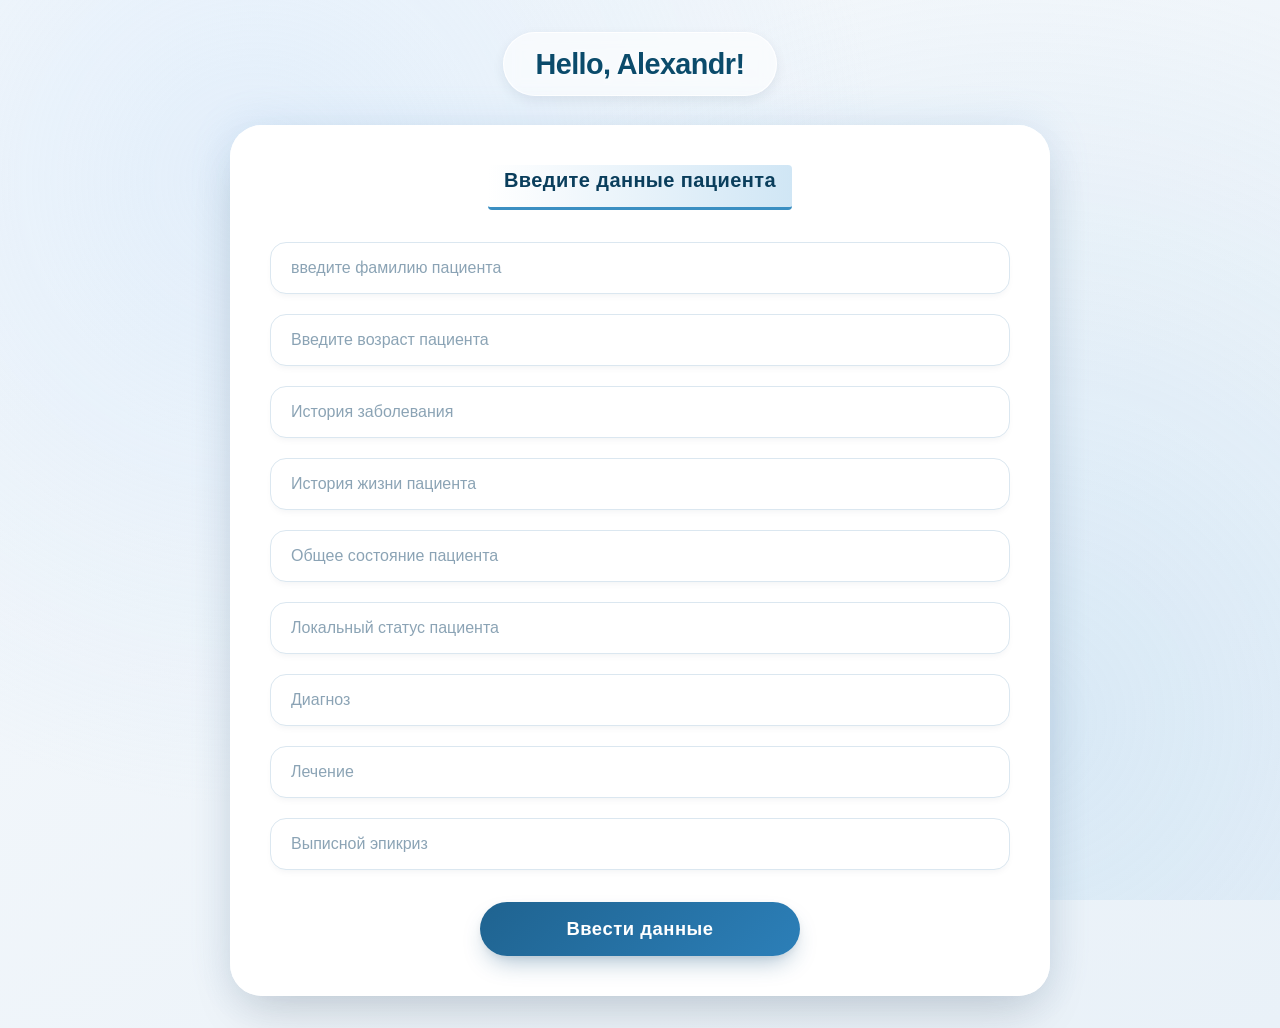
<file: src/templates/add_review.html>
<!DOCTYPE html>
<html lang="en">
<head>
    <meta charset="UTF-8">
    <meta name="viewport" content="width=device-width, initial-scale=1.0">
    <title>Document</title>
    <style>
        /* ===== БАЗОВЫЕ СБРОСЫ И ШРИФТЫ ===== */
        * {
            margin: 0;
            padding: 0;
            box-sizing: border-box;
        }

        body {
            font-family: 'Inter', -apple-system, BlinkMacSystemFont, 'Segoe UI', Roboto, 'Helvetica Neue', sans-serif;
            background: linear-gradient(145deg, #f6f9fc 0%, #e9f1f8 100%);
            min-height: 100vh;
            display: flex;
            flex-direction: column;
            align-items: center;
            justify-content: center;
            padding: 2rem 1rem;
            line-height: 1.5;
            color: #1e293b;
        }

        /* ===== КОНТЕЙНЕР ФОРМЫ ===== */
        form {
            max-width: 820px;
            width: 100%;
            background: #ffffff;
            border-radius: 2rem;
            padding: 2.5rem 2.5rem 2.5rem 2.5rem;
            box-shadow: 
                0 25px 50px -12px rgba(0, 0, 0, 0.15),
                0 0 0 1px rgba(255, 255, 255, 0.8) inset,
                0 0 40px rgba(120, 170, 220, 0.2);
            backdrop-filter: blur(2px);
            transition: box-shadow 0.3s ease;
        }

        form:hover {
            box-shadow: 
                0 30px 60px -12px rgba(0, 80, 140, 0.25),
                0 0 0 1px rgba(255, 255, 255, 0.8) inset,
                0 0 50px rgba(120, 170, 220, 0.3);
        }

        /* ===== ПРИВЕТСТВИЕ ===== */
        body > p {
            font-size: 1.8rem;
            font-weight: 600;
            letter-spacing: -0.02em;
            color: #0b4b6b;
            text-shadow: 0 2px 5px rgba(255, 255, 255, 0.8);
            margin-bottom: 1.8rem;
            background: rgba(255, 255, 255, 0.6);
            padding: 0.6rem 2rem;
            border-radius: 100px;
            backdrop-filter: blur(8px);
            box-shadow: 0 4px 12px rgba(0, 40, 70, 0.08);
            border: 1px solid rgba(255, 255, 255, 0.9);
            display: inline-block;
        }

        /* ===== ЗАГОЛОВОК ФОРМЫ ===== */
        .form-input {
            margin-bottom: 2rem;
            text-align: center;
        }

        #form_data_pacient {
            font-size: 1.25rem;
            font-weight: 600;
            color: #0a3e5c;
            letter-spacing: 0.02em;
            display: inline-block;
            padding-bottom: 0.75rem;
            border-bottom: 3px solid #3b8fc2;
            background: linear-gradient(90deg, transparent, #d0e6f5, transparent);
            background-size: 200% 100%;
            background-position: 0% 100%;
            transition: background-position 0.4s;
            padding-left: 1rem;
            padding-right: 1rem;
            border-radius: 4px;
        }

        .form-input:hover #form_data_pacient {
            background-position: 100% 100%;
        }

        /* ===== ГРУППЫ ПОЛЕЙ ===== */
        .form-name,
        .form-age,
        .form-med_history,
        .form-story_life,
        .form-symptoms,
        .form-local_status,
        .form-diagnosis,
        .form-med_tactics,
        .form-med_final {
            margin-bottom: 1.25rem;
            position: relative;
            transition: transform 0.2s ease;
        }

        /* ===== ПОЛЯ ВВОДА ===== */
        .form-control {
            width: 100%;
            padding: 1rem 1.25rem;
            font-size: 1rem;
            font-family: inherit;
            color: #0f2b3b;
            background: #ffffff;
            border: 1.5px solid #dbe7f0;
            border-radius: 1rem;
            outline: none;
            transition: 
                border-color 0.25s,
                box-shadow 0.25s,
                background 0.25s,
                transform 0.2s;
            box-shadow: 0 4px 8px -4px rgba(0, 40, 70, 0.08);
        }

        .form-control::placeholder {
            color: #7f9aad;
            font-weight: 400;
            opacity: 0.9;
            transition: color 0.2s, transform 0.2s;
        }

        .form-control:hover {
            border-color: #a0c3db;
            background: #fefeff;
        }

        .form-control:focus {
            border-color: #2a7fb0;
            background: #ffffff;
            box-shadow: 
                0 0 0 4px rgba(59, 143, 194, 0.15),
                0 8px 16px -8px rgba(20, 90, 140, 0.2);
            transform: scale(1.005);
        }

        .form-control:focus::placeholder {
            color: #a5bccf;
            transform: translateX(4px);
        }

        /* ===== КНОПКА ===== */
        .form-button {
            margin-top: 2rem;
            display: flex;
            justify-content: center;
        }

        #form_btn {
            background: linear-gradient(135deg, #1f6390 0%, #2c7fb8 100%);
            color: white;
            font-weight: 600;
            font-size: 1.15rem;
            font-family: inherit;
            padding: 1rem 3rem;
            border: none;
            border-radius: 100px;
            cursor: pointer;
            letter-spacing: 0.03em;
            box-shadow: 
                0 12px 24px -8px rgba(25, 85, 130, 0.4),
                0 2px 6px rgba(0, 0, 0, 0.05);
            transition: 
                transform 0.2s cubic-bezier(0.2, 0, 0, 1),
                box-shadow 0.25s,
                background 0.2s;
            position: relative;
            overflow: hidden;
            width: 100%;
            max-width: 320px;
        }

        #form_btn::after {
            content: '';
            position: absolute;
            top: 50%;
            left: 50%;
            width: 0;
            height: 0;
            border-radius: 50%;
            background: rgba(255, 255, 255, 0.2);
            transform: translate(-50%, -50%);
            transition: width 0.5s, height 0.5s;
        }

        #form_btn:hover {
            background: linear-gradient(135deg, #19628f 0%, #2377b0 100%);
            transform: translateY(-2px);
            box-shadow: 
                0 20px 30px -12px rgba(25, 85, 130, 0.5),
                0 4px 10px rgba(0, 0, 0, 0.08);
        }

        #form_btn:active {
            transform: translateY(1px);
            box-shadow: 0 12px 20px -10px rgba(25, 85, 130, 0.5);
        }

        #form_btn:hover::after {
            width: 300px;
            height: 300px;
        }

        /* ===== ДОПОЛНИТЕЛЬНЫЕ ДЕТАЛИ ===== */
        /* Декоративные акценты для полей */
        .form-name::before,
        .form-age::before,
        .form-med_history::before,
        .form-story_life::before,
        .form-symptoms::before,
        .form-local_status::before,
        .form-diagnosis::before,
        .form-med_tactics::before,
        .form-med_final::before {
            content: '';
            position: absolute;
            left: 12px;
            top: 50%;
            transform: translateY(-50%);
            width: 4px;
            height: 0;
            background: #3b8fc2;
            border-radius: 4px;
            transition: height 0.25s ease;
            opacity: 0.6;
        }

        .form-name:focus-within::before,
        .form-age:focus-within::before,
        .form-med_history:focus-within::before,
        .form-story_life:focus-within::before,
        .form-symptoms:focus-within::before,
        .form-local_status:focus-within::before,
        .form-diagnosis:focus-within::before,
        .form-med_tactics:focus-within::before,
        .form-med_final:focus-within::before {
            height: 60%;
            opacity: 1;
        }

        /* ===== АДАПТИВНОСТЬ ===== */
        @media (max-width: 600px) {
            body {
                padding: 1rem 0.75rem;
            }

            form {
                padding: 1.75rem 1.25rem;
                border-radius: 1.5rem;
            }

            body > p {
                font-size: 1.4rem;
                padding: 0.5rem 1.25rem;
                margin-bottom: 1.25rem;
            }

            #form_data_pacient {
                font-size: 1.1rem;
            }

            .form-control {
                padding: 0.9rem 1rem;
                font-size: 0.95rem;
                border-radius: 0.85rem;
            }

            #form_btn {
                font-size: 1rem;
                padding: 0.9rem 1.5rem;
            }
        }

        /* Плавное появление формы */
        @keyframes fadeInUp {
            from {
                opacity: 0;
                transform: translateY(20px);
            }
            to {
                opacity: 1;
                transform: translateY(0);
            }
        }

        form {
            animation: fadeInUp 0.6s cubic-bezier(0.2, 0.9, 0.3, 1) forwards;
        }

        body > p {
            animation: fadeInUp 0.5s 0.1s both;
        }

        /* ===== ДОПОЛНИТЕЛЬНЫЙ ЛЁГКИЙ ГРАДИЕНТ ДЛЯ ФОНА ===== */
        body::before {
            content: '';
            position: fixed;
            top: 0;
            left: 0;
            right: 0;
            bottom: 0;
            background: radial-gradient(circle at 20% 20%, rgba(200, 225, 250, 0.4) 0%, transparent 50%),
                        radial-gradient(circle at 80% 80%, rgba(170, 210, 240, 0.3) 0%, transparent 60%);
            pointer-events: none;
            z-index: -1;
        }

        /* Стилизация автозаполнения (для WebKit) */
        .form-control:-webkit-autofill {
            -webkit-box-shadow: 0 0 0 1000px white inset !important;
            -webkit-text-fill-color: #0f2b3b !important;
            border-color: #b8d4e9;
        }
    </style>
</head>
<body>
        <p>Hello, Alexandr!</p>
    <form action="create_pacient" method="post">
        <div class="form-input">
            <div id="form_data_pacient">Введите данные пациента</div>
        </div>
        <div class="form-name">
            <input name="last_name" value="" type="text" class="form-control" placeholder="введите фамилию пациента"/>
        </div>
        <div class="form-age">
            <input name="age" value="" type="number" min="0" max="150" class="form-control" placeholder="Введите возраст пациента"/>
        </div>
        <div class="form-med_history">
            <input name="med_history" value="" type="text" class="form-control" placeholder="История заболевания"/>
        </div>
        <div class="form-story_life">
            <input name="story_life" value="" type="text" class="form-control" placeholder="История жизни пациента"/>
        </div>
        <div class="form-symptoms">
            <input name="symptoms" value="" type="text" class="form-control" placeholder="Общее состояние пациента"/>
        </div>
        <div class="form-local_status">
            <input name="local_status" value="" type="text" class="form-control" placeholder="Локальный статус пациента"/>
        </div>
        <div class="form-diagnosis">
            <input name="diagnosis" value="" type="text" class="form-control" placeholder="Диагноз"/>
        </div>
        <div class="form-med_tactics">
            <input name="med_strategy" value="" type="text" class="form-control" placeholder="Лечение"/>
        </div>
        <div class="form-med_final">
            <input name="med_final" value="" type="text" class="form-control" placeholder="Выписной эпикриз"/>
        </div>
        <div class="form-button">
            <button type="submit" id="form_btn">Ввести данные</button>
        </div>
    </form>
</body>
</html>
</file>
